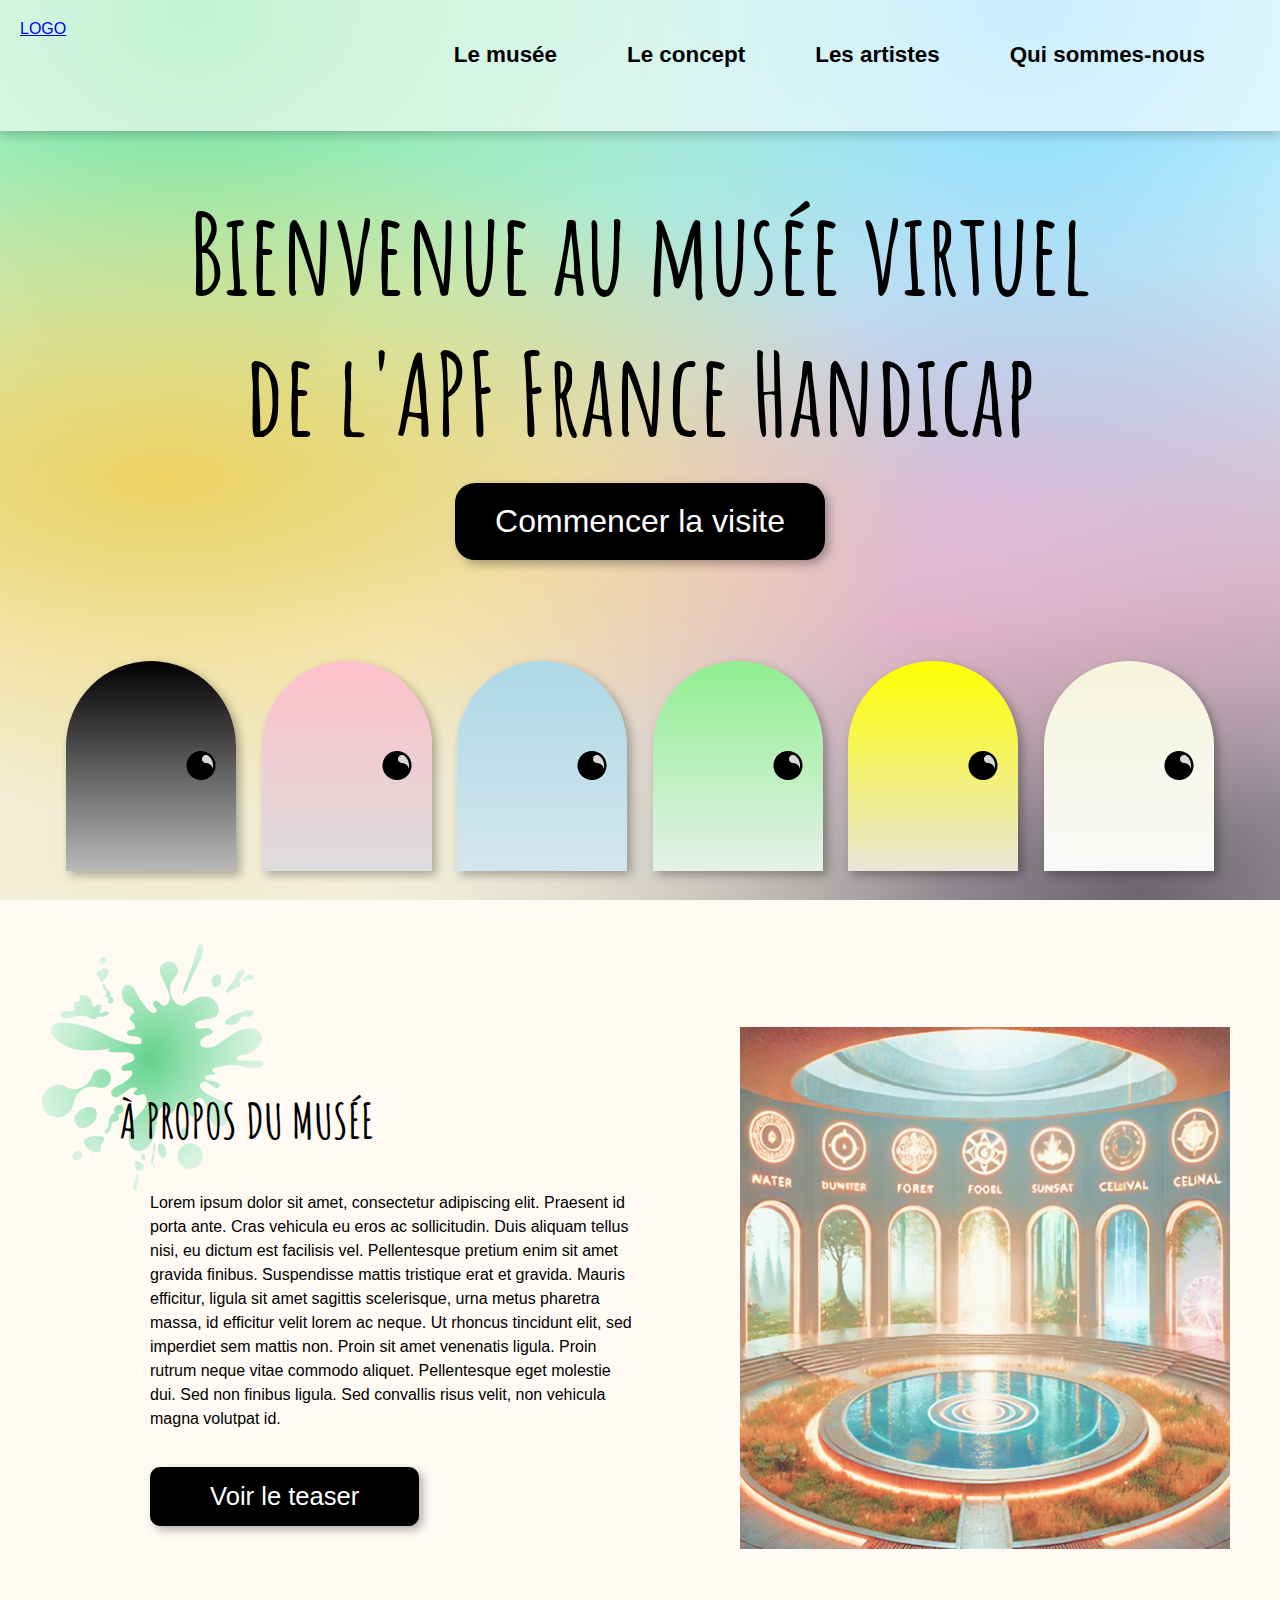
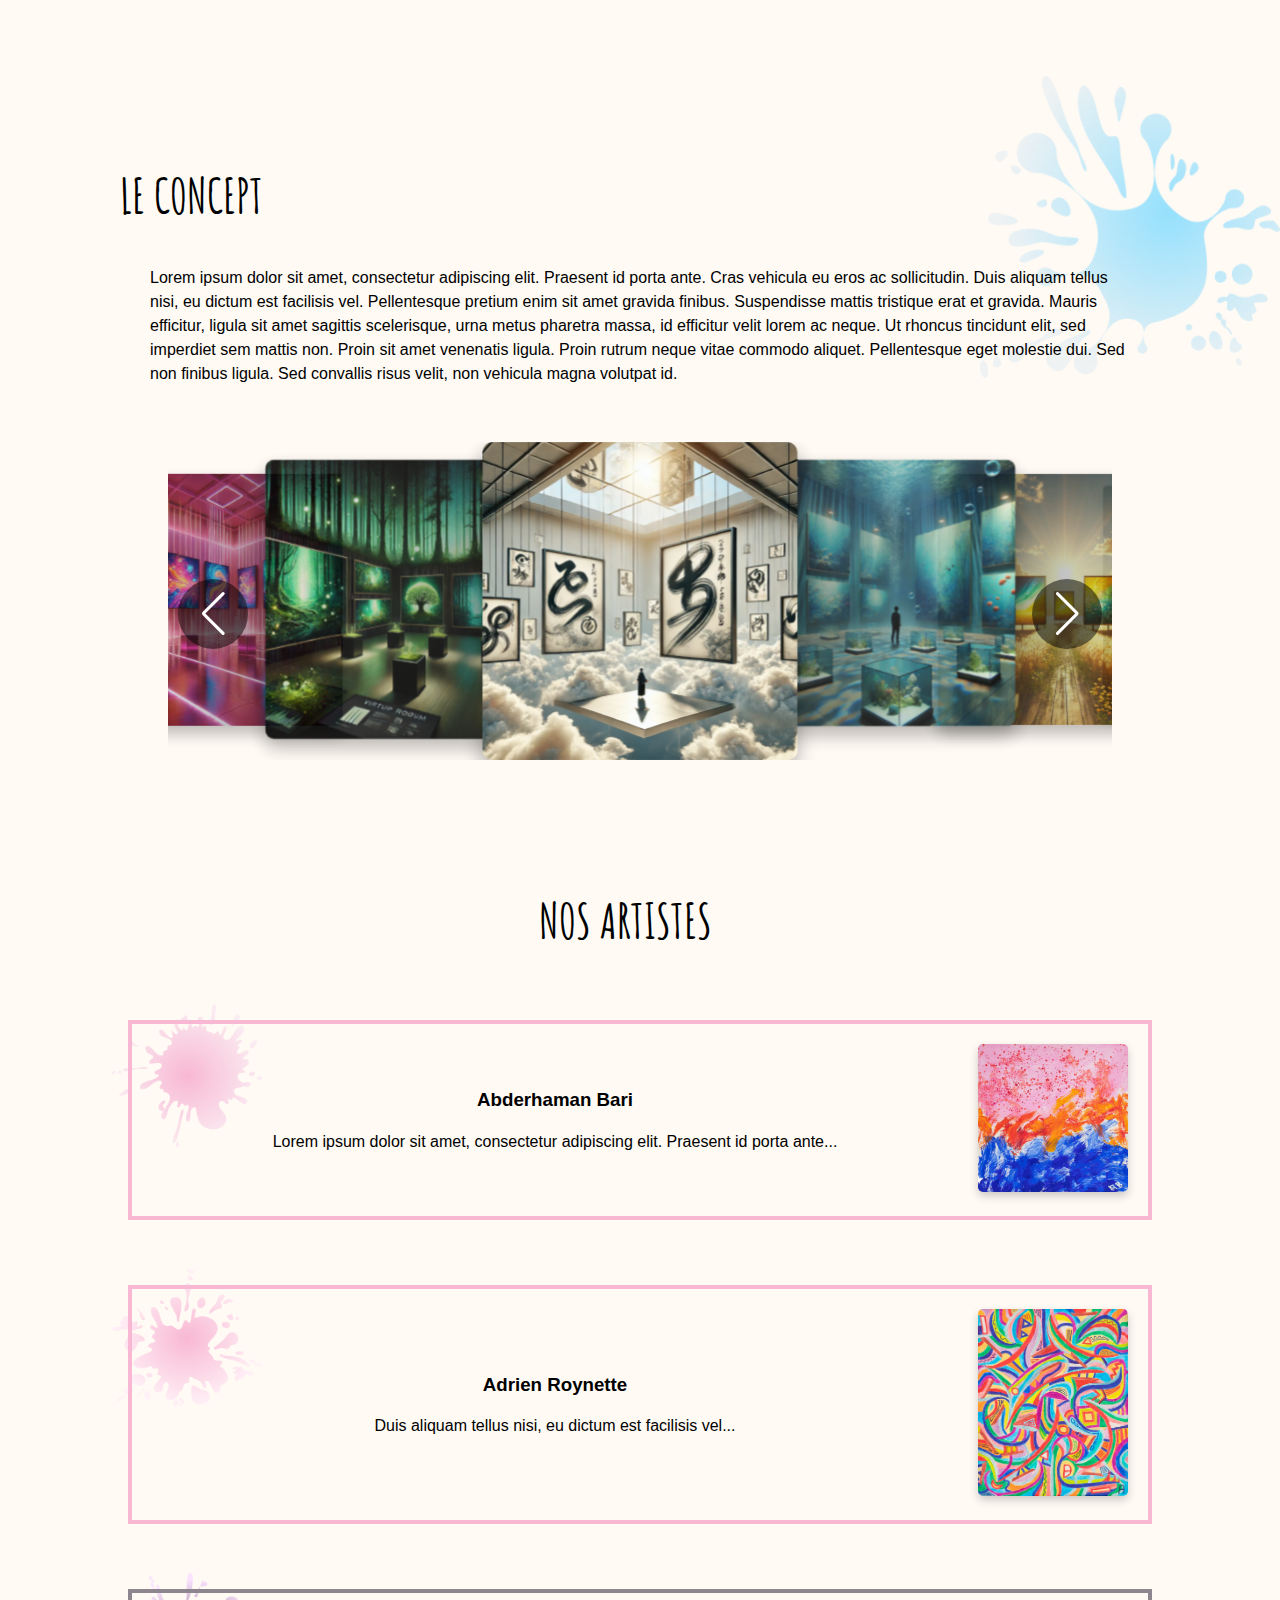
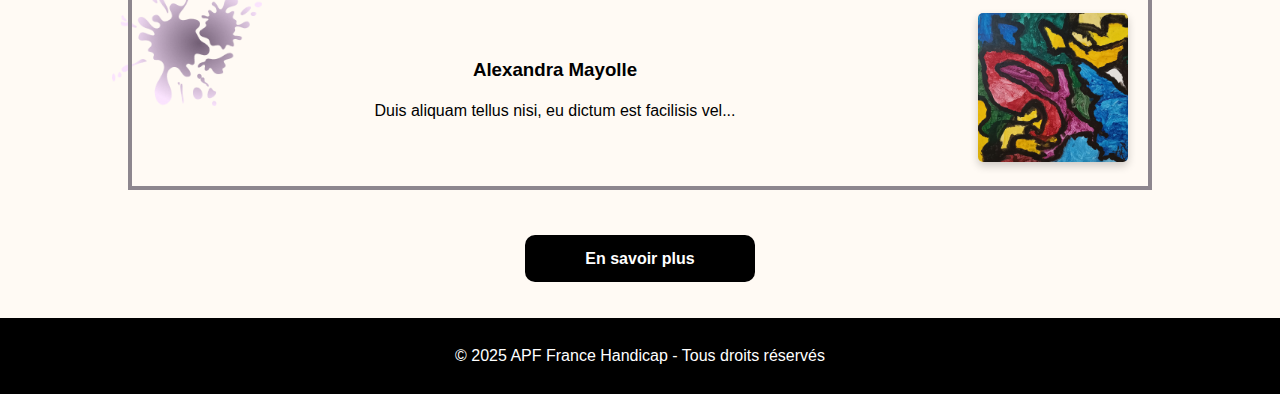
<file: index.html>
<!DOCTYPE html>
<html lang="fr">
<head>
    <meta charset="UTF-8">
    <meta name="viewport" content="width=device-width, initial-scale=1.0">
    <link rel="preconnect" href="https://fonts.googleapis.com">
    <link rel="preconnect" href="https://fonts.gstatic.com" crossorigin>
    <link href="https://fonts.googleapis.com/css2?family=Amatic+SC:wght@400;700&display=swap" rel="stylesheet">
    <!-- Swiper CSS -->
    <link rel="stylesheet" href="https://cdn.jsdelivr.net/npm/swiper@11/swiper-bundle.min.css">

    <title>Musée Virtuel - APF France Handicap</title>
    <link rel="stylesheet" href="style.css">
</head>
<body>
    <header>
        <nav>
            <a class="logo" href="index.html">LOGO</a>
            
            <div class="menu-toggle">
                <span></span>
                <span></span>
                <span></span>
            </div>
        
            <div class="nav-links">
                <ul>
                    <li><a href="#musee">Le musée</a></li>
                    <li><a href="#concept">Le concept</a></li>
                    <li><a href="#artiste">Les artistes</a></li>
                    <li><a href="#about">Qui sommes-nous</a></li>
                </ul>
            </div>
        </nav>
        
        <section class="hero">
            <h1>Bienvenue au musée virtuel <br>de l'APF France Handicap</h1>
            <button class="visit">Commencer la visite</button>
            <div class="portes">
                <div class="porte noir"><img class="poignee" src="img/poignee.png" alt=""></div>
                <div class="porte rose"><img class="poignee" src="img/poignee.png" alt=""></div>
                <div class="porte bleu"><img class="poignee" src="img/poignee.png" alt=""></div>
                <div class="porte vert"><img class="poignee" src="img/poignee.png" alt=""></div>
                <div class="porte jaune"><img class="poignee" src="img/poignee.png" alt=""></div>
                <div class="porte beige"><img class="poignee" src="img/poignee.png" alt=""></div>
            </div>
        </section>
    </header>

    <section id="musee" class="a-propos">
        <div class="texte">
            <h2>À propos du musée</h2>
            <p>
                Lorem ipsum dolor sit amet, consectetur adipiscing elit. Praesent id porta ante. Cras vehicula eu eros ac sollicitudin. Duis aliquam tellus nisi, eu dictum est facilisis vel. Pellentesque pretium enim sit amet gravida finibus. Suspendisse mattis tristique erat et gravida. Mauris efficitur, ligula sit amet sagittis scelerisque, urna metus pharetra massa, id efficitur velit lorem ac neque. Ut rhoncus tincidunt elit, sed imperdiet sem mattis non. Proin sit amet venenatis ligula. Proin rutrum neque vitae commodo aliquet. Pellentesque eget molestie dui. Sed non finibus ligula. Sed convallis risus velit, non vehicula magna volutpat id. 
            </p>
            <button class="teaser">Voir le teaser</button>
        </div>
        <div class="image-container">
            <img src="img/verte.png" alt="Tache verte" class="tache">
            <img src="img/musee.png" alt="Illustration du musée" class="musee">
        </div>
    </section>

    <section id="concept" class="concept">
        <img src="img/bleu.png" class="tache2">
        <div class="texte2">
            <h2>Le concept</h2>
            <p>
                Lorem ipsum dolor sit amet, consectetur adipiscing elit. Praesent id porta ante. Cras vehicula eu eros ac sollicitudin. Duis aliquam tellus nisi, eu dictum est facilisis vel. Pellentesque pretium enim sit amet gravida finibus. Suspendisse mattis tristique erat et gravida. Mauris efficitur, ligula sit amet sagittis scelerisque, urna metus pharetra massa, id efficitur velit lorem ac neque. Ut rhoncus tincidunt elit, sed imperdiet sem mattis non. Proin sit amet venenatis ligula. Proin rutrum neque vitae commodo aliquet. Pellentesque eget molestie dui. Sed non finibus ligula. Sed convallis risus velit, non vehicula magna volutpat id. 
            </p>
            
        </div>
        <div class="slider-container">
            <div class="swiper">
                <div class="swiper-wrapper">
                    <div class="swiper-slide"><img src="img/salle-blanc.png" alt="Image 1"></div>
                    <div class="swiper-slide"><img src="img/salle-bleu.png" alt="Image 2"></div>
                    <div class="swiper-slide"><img src="img/salle-jaune.png" alt="Image 3"></div>
                    <div class="swiper-slide"><img src="img/salle-noir.png" alt="Image 4"></div>
                    <div class="swiper-slide"><img src="img/salle-rose.png" alt="Image 5"></div>
                    <div class="swiper-slide"><img src="img/salle-verte.png" alt="Image 6"></div>
                </div>
                <!-- Flèches de navigation -->
                <div class="swiper-button-next"></div>
                <div class="swiper-button-prev"></div>
            </div>
        </div>
    </section>

    <section id="artiste" class="artists-home">
        <h2>Nos artistes</h2>
        <div class="artists-container" id="artistes-container">
            <!-- Les trois premiers artistes -->
        </div>

        <div class="more-artists">
            <a href="artistes.html" class="btn">En savoir plus</a>
        </div>
    </section>

    

    <footer>
        <p>&copy; 2025 APF France Handicap - Tous droits réservés</p>
    </footer>

    <!-- Swiper JS -->
    <script src="https://cdn.jsdelivr.net/npm/swiper@11/swiper-bundle.min.js"></script>
    <script>

        document.addEventListener("DOMContentLoaded", function () {
            const menuToggle = document.querySelector(".menu-toggle");
            const navLinks = document.querySelector(".nav-links");

            menuToggle.addEventListener("click", function () {
                navLinks.classList.toggle("active");
                menuToggle.classList.toggle("active");
            });
        });

        var swiper = new Swiper('.swiper', {
            effect: 'coverflow',
            grabCursor: true,
            centeredSlides: true,
            slidesPerView: 3, /* Permet d'afficher les images voisines */
            loop: true,
            coverflowEffect: {
                rotate: 0,
                stretch: 50, /* Espace entre les images */
                depth: 150, /* Effet de profondeur */
                modifier: 1,
                slideShadows: true,
            },
            navigation: {
                nextEl: ".swiper-button-next",
                prevEl: ".swiper-button-prev",
            },
            breakpoints: {
                768: {
                    slidesPerView: 3, /* Affiche 3 images sur les grands écrans */
                },
                480: {
                    slidesPerView: 1, /* Une seule image sur mobile */
                }
            }
        });

        
        fetch('artistes.json')
            .then(response => response.json())
            .then(data => {
                const artistsContainer = document.getElementById('artistes-container');
                data.slice(0, 3).forEach(artist => {
                    const artistDiv = document.createElement('div');
                    artistDiv.classList.add('artiste-card');
                    artistDiv.style.borderColor = artist.couleur;
    
                    // Ajout de la tache
                    const tacheImg = document.createElement("img");
                    tacheImg.src = artist.tache;
                    tacheImg.alt = "Tache décorative";
                    tacheImg.classList.add("tache-artiste");
    
                    // Conteneur texte
                    const artisteContent = `
                        <div class="artiste-content">
                            <h3>${artist.prenom} ${artist.nom}</h3>
                            <p>${artist.bio}</p>
                        </div>
                    `;
    
                    // Conteneur image principale
                    const imageContainer = document.createElement("div");
                    imageContainer.classList.add("artiste-image");
    
                    const img = document.createElement("img");
                    img.src = artist.images[0];
                    img.alt = artist.nom;
    
                    imageContainer.appendChild(img);
    
                    // Ajout des éléments au conteneur principal
                    artistDiv.innerHTML = artisteContent;
                    artistDiv.appendChild(imageContainer);
                    artistDiv.appendChild(tacheImg);
                    artistsContainer.appendChild(artistDiv);
                });
            })
            .catch(error => console.error("Erreur de chargement du JSON :", error));
    </script>
    
    
</body>
</html>
</file>
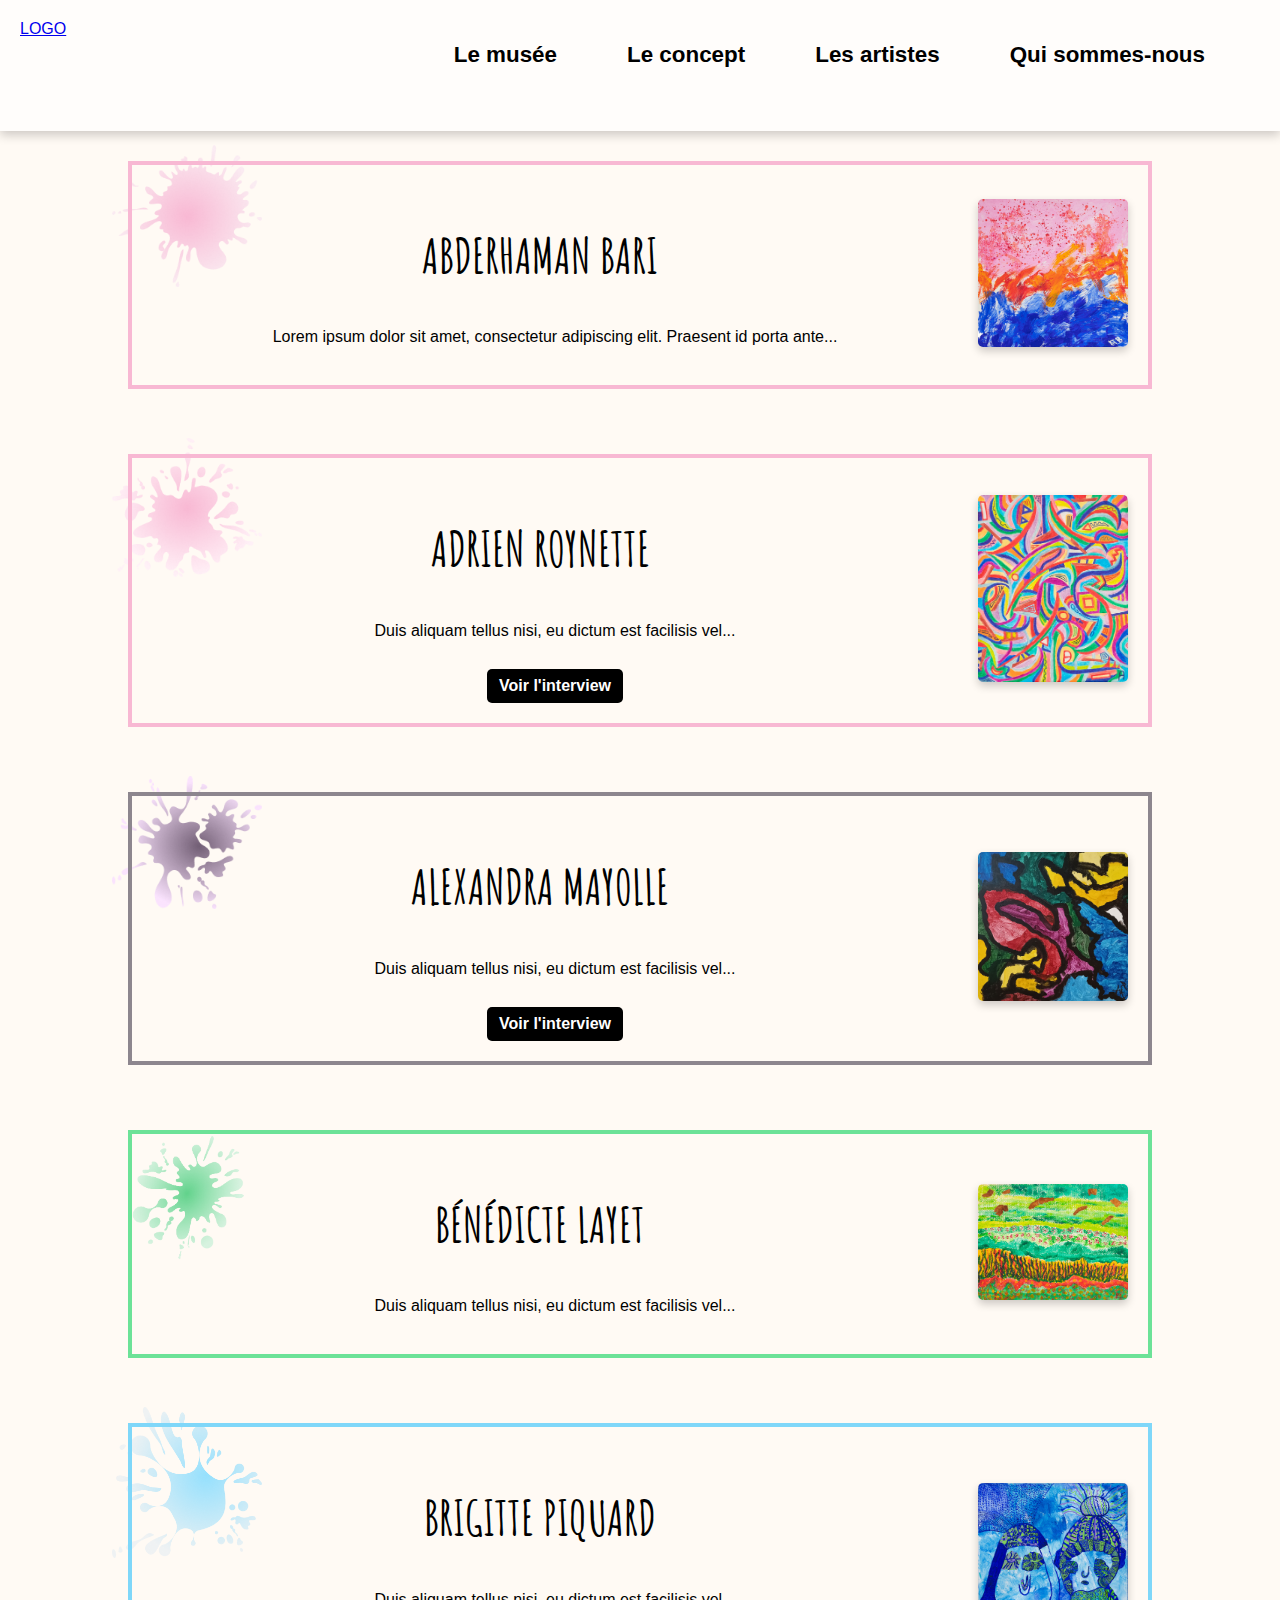
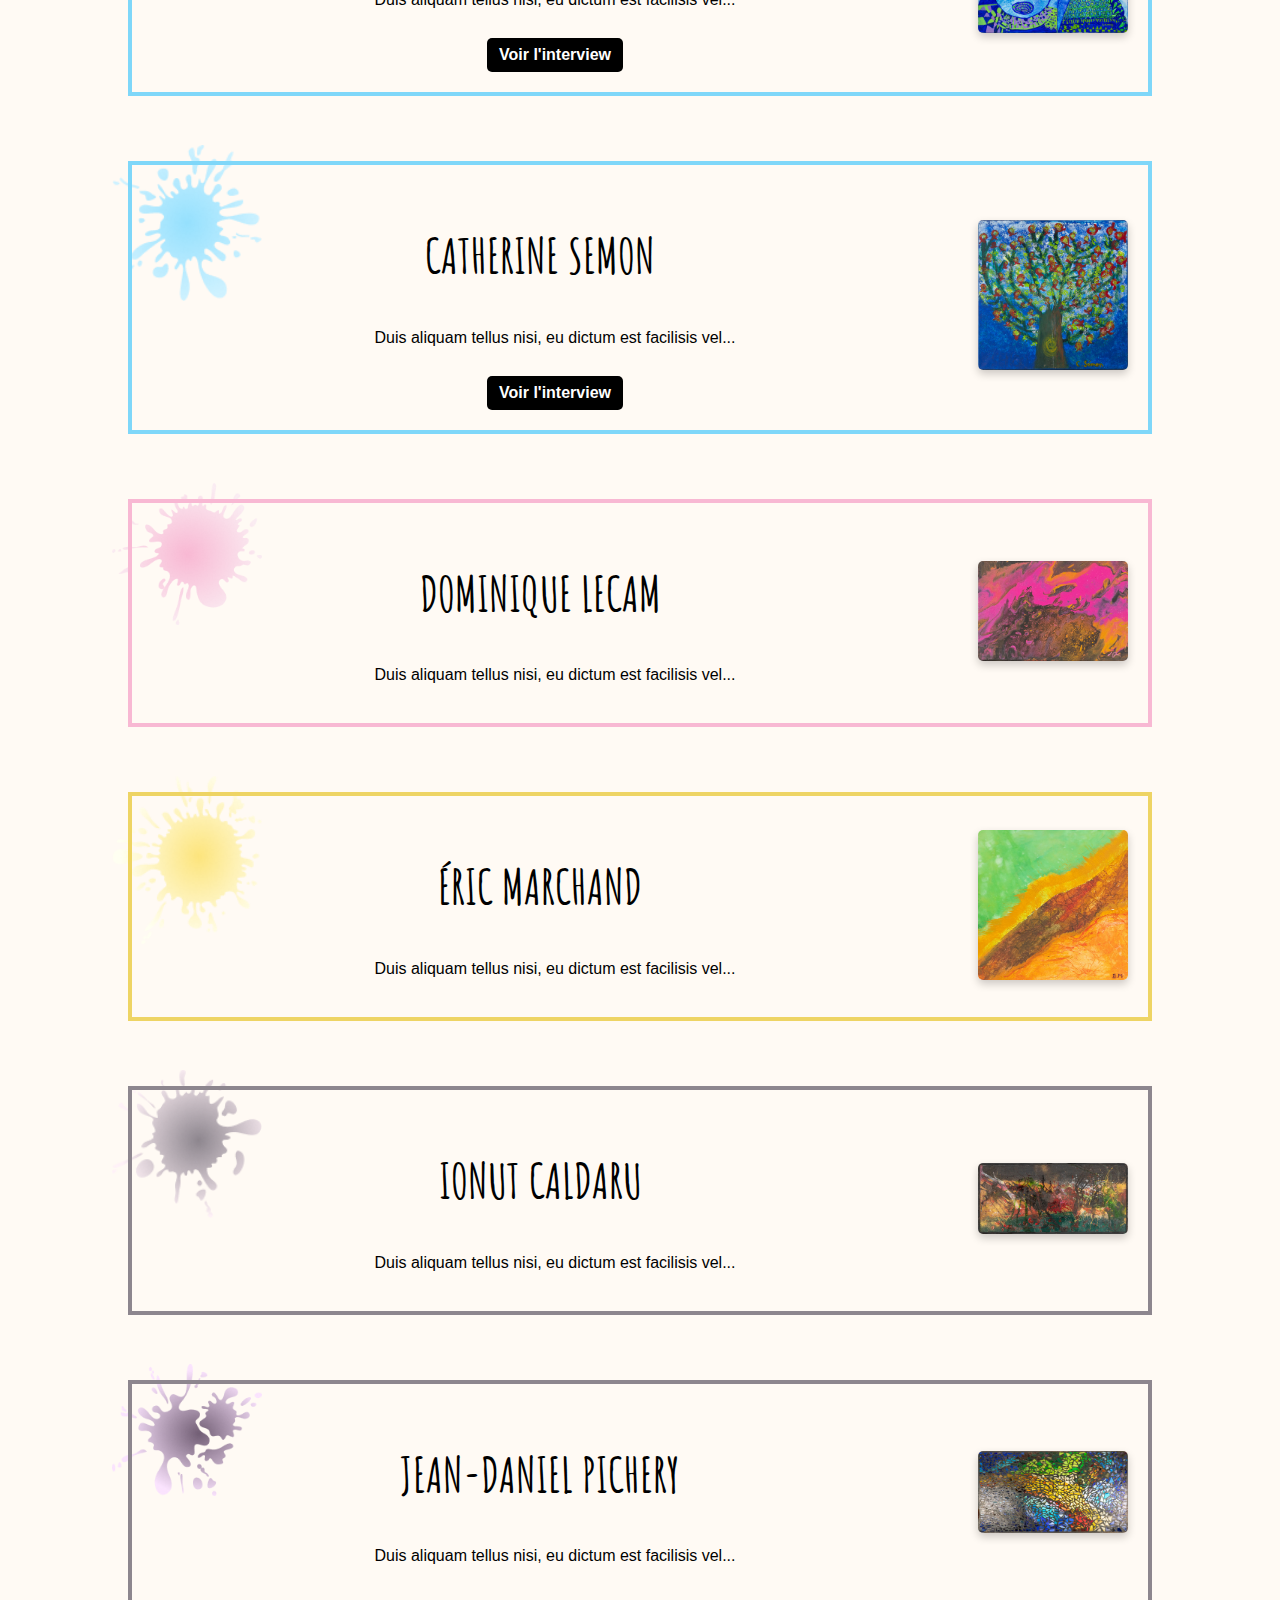
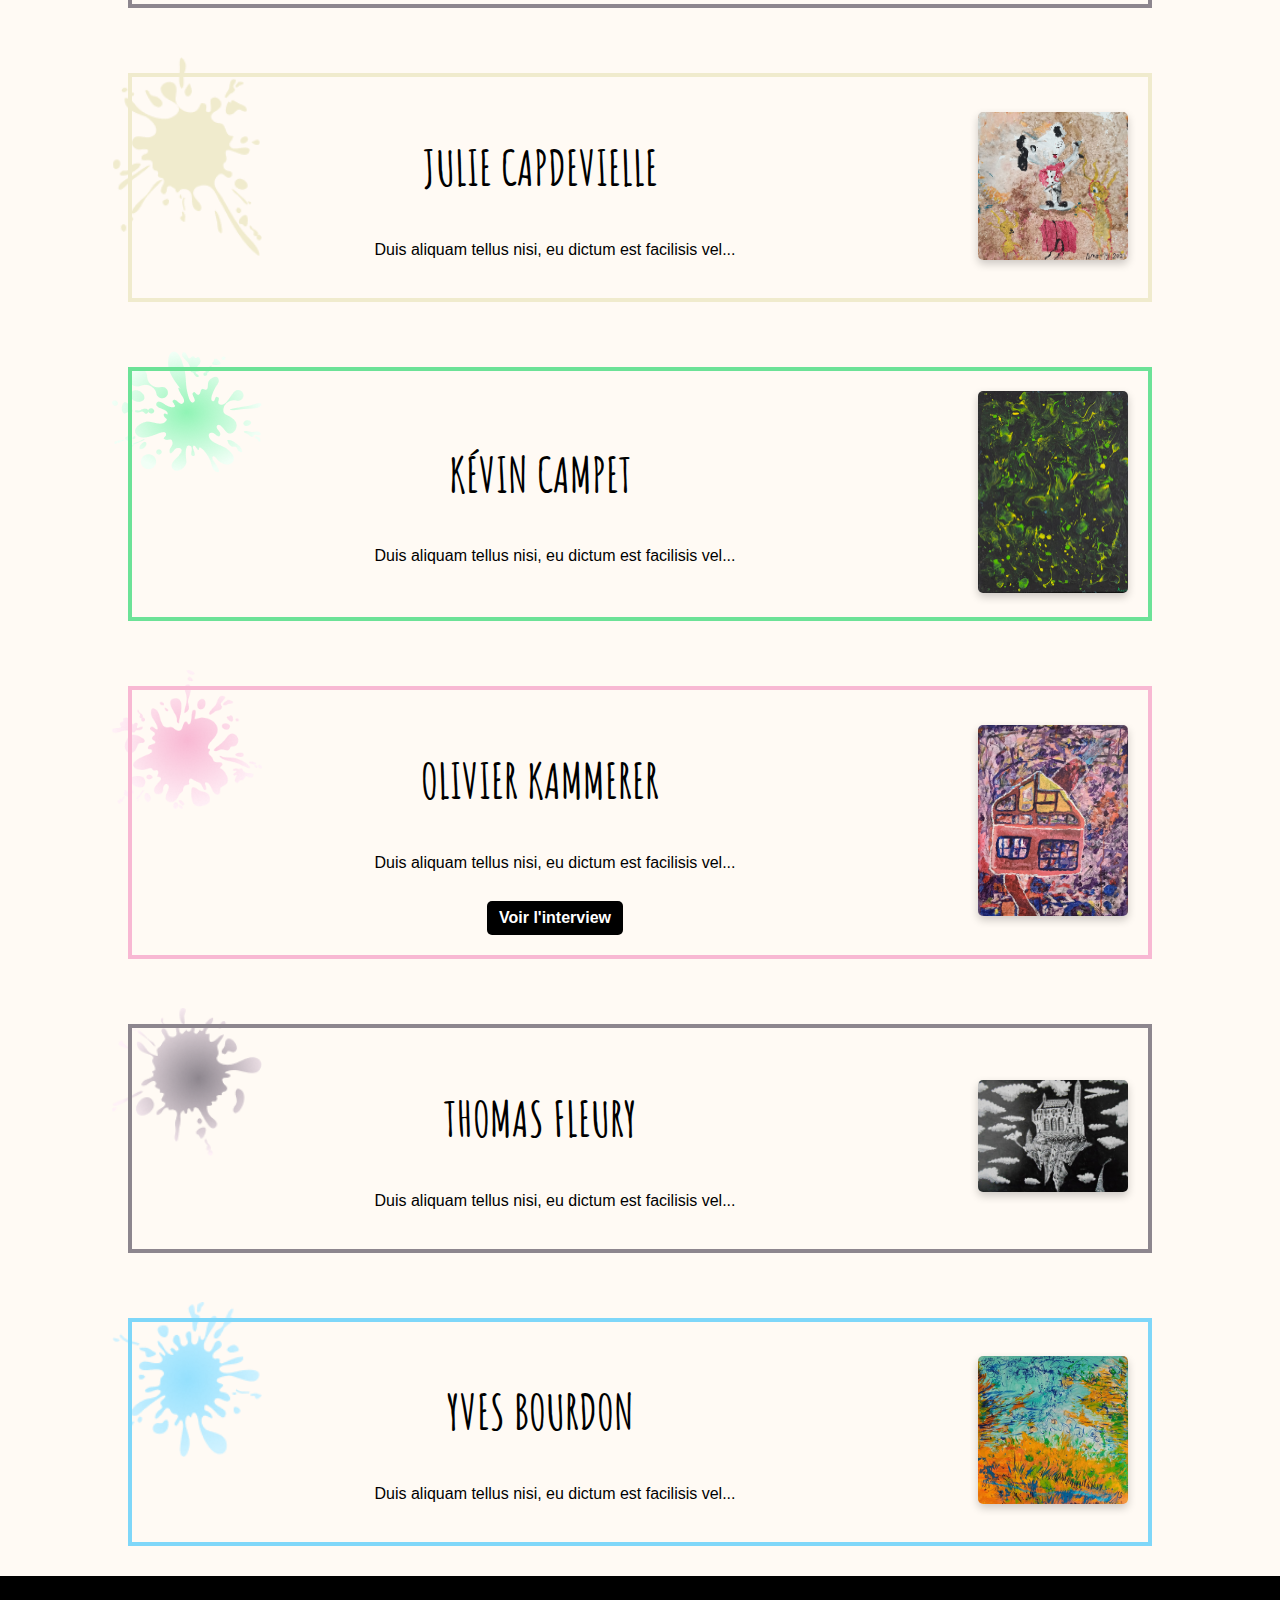
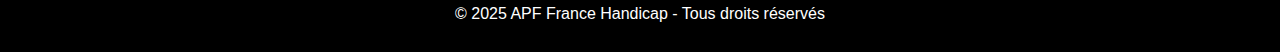
<file: artistes.html>
<!DOCTYPE html>
<html lang="fr">
<head>
    <meta charset="UTF-8">
    <meta name="viewport" content="width=device-width, initial-scale=1.0">
    <link rel="preconnect" href="https://fonts.googleapis.com">
    <link rel="preconnect" href="https://fonts.gstatic.com" crossorigin>
    <link href="https://fonts.googleapis.com/css2?family=Amatic+SC:wght@400;700&display=swap" rel="stylesheet">
    <!-- Swiper CSS -->
    <link rel="stylesheet" href="https://cdn.jsdelivr.net/npm/swiper@11/swiper-bundle.min.css">

    <title>Les Artistes - APF France Handicap</title>
    <link rel="stylesheet" href="style.css">
</head>
<body>
    <nav>
        <a class="logo" href="index.html">LOGO</a>
        
        <div class="menu-toggle">
            <span></span>
            <span></span>
            <span></span>
        </div>
    
        <div class="nav-links">
            <ul>
                <li><a href="index.html#musee">Le musée</a></li>
                <li><a href="index.html#concept">Le concept</a></li>
                <li><a href="index.html#artiste">Les artistes</a></li>
                <li><a href="index.html#about">Qui sommes-nous</a></li>
            </ul>
        </div>
    </nav>
    <div id="artistes-container"></div>


    <footer>
        <p>&copy; 2025 APF France Handicap - Tous droits réservés</p>
    </footer>
    <script>

        document.addEventListener("DOMContentLoaded", function () {
            const menuToggle = document.querySelector(".menu-toggle");
            const navLinks = document.querySelector(".nav-links");

            menuToggle.addEventListener("click", function () {
                navLinks.classList.toggle("active");
                menuToggle.classList.toggle("active");
            });
        });

        fetch('artistes.json')
            .then(response => response.json())
            .then(data => {
                const container = document.getElementById("artistes-container");

                data.forEach(artiste => {
                    const artisteDiv = document.createElement("div");
                    artisteDiv.classList.add("artiste-card");
                    artisteDiv.style.borderColor = artiste.couleur;

                    // Ajout de la tache
                    const tacheImg = document.createElement("img");
                    tacheImg.src = artiste.tache;
                    tacheImg.alt = "Tache décorative";
                    tacheImg.classList.add("tache-artiste");

                    // Conteneur texte
                    const artisteContent = `
                        <div class="artiste-content">
                            <h2>${artiste.prenom} ${artiste.nom}</h2>
                            <p>${artiste.bio}</p>
                            ${artiste.interview ? `<a href="${artiste.interview}" class="interview-btn">Voir l'interview</a>` : ""}
                        </div>
                    `;

                    // Conteneur image principale
                    const imageContainer = document.createElement("div");
                    imageContainer.classList.add("artiste-image");

                    const img = document.createElement("img");
                    img.src = artiste.images;
                    img.alt = artiste.nom;

                    imageContainer.appendChild(img);

                    // Ajout des éléments au conteneur principal
                    artisteDiv.innerHTML = artisteContent;
                    artisteDiv.appendChild(imageContainer);
                    artisteDiv.appendChild(tacheImg);
                    container.appendChild(artisteDiv);
                });
            })
            .catch(error => console.error("Erreur de chargement du JSON :", error));


    </script>
    



</body>
</html>
</file>
<file: style.css>
body {
    font-family: Arial, sans-serif;
    margin: 0;
    padding: 0;
    background-color: #FFFAF4;
    text-align: center;
    overflow-x: hidden;
}
header {
    height: 100vh;
    width: 100%;
    background-color:hsla(0,0%,100%,1);
    background-image:
    radial-gradient(at 13% 53%, hsla(48,80%,66%,1) 0px, transparent 50%),
    radial-gradient(at 15% 1%, hsla(141,67%,65%,1) 0px, transparent 50%),
    radial-gradient(at 13% 93%, hsla(51,53%,87%,1) 0px, transparent 50%),
    radial-gradient(at 80% 0%, hsla(196,91%,73%,1) 0px, transparent 50%),
    radial-gradient(at 76% 56%, hsla(334,82%,84%,1) 0px, transparent 50%),
    radial-gradient(at 89% 100%, hsla(291,9%,20%,0.74) 0px, transparent 50%);
}
nav {
    display: flex;
    justify-content: space-between;
    padding: 20px 60px 40px 20px;
    background: rgba(255, 255, 255, 0.6);
    box-shadow: 0px 4px 10px rgba(0, 0, 0, 0.2);
}
div ul {
    list-style: none;
    display: flex;
    gap: 40px;
    font-size: 1.4rem;
}
div a {
    text-decoration: none;
    color: black;
    font-weight: bold;
}

/* Styles du menu burger */
.menu-toggle {
    display: none;
    flex-direction: column;
    cursor: pointer;
    position: absolute;
    right: 20px;
    top: 20px;
    z-index: 100;
}

.menu-toggle span {
    background: #333;
    width: 30px;
    height: 3px;
    margin: 5px;
    transition: all 0.3s ease;
}

/* Menu mobile caché */
.nav-links {
    display: flex;
    justify-content: center;
}

.nav-links ul {
    display: flex;
    list-style: none;
}

.nav-links ul li {
    margin: 0 15px;
}

.hero {
    display: flex;
    flex-direction: column;
    justify-content: space-between; /* Espacement égal entre le titre, le bouton et les portes */
    align-items: center;
    height: 80vh; /* Assurer que la section prend toute la hauteur de la fenêtre */
    padding: 50px 20px;

}

h1 {
    margin: 0; /* Enlever la marge par défaut pour le titre */
    font-size: 7rem;
    font-family: "Amatic SC", Arial, Helvetica, sans-serif;
}

.portes {
    display: flex;
    justify-content: center;
    gap: 2vw;
    margin-top: auto; /* Force les portes à aller en bas de la section */
    margin-bottom: 20px; 
    flex-wrap: wrap; /* Permet aux portes de s'ajuster sur plusieurs lignes si nécessaire */
    padding: 10px;
    width: 100%; 
}

.porte {
    width: 200px;
    height: 280px;
    border-radius: 120px 120px 0 0;
    box-shadow: 4px 4px 10px rgba(0, 0, 0, 0.3);
    display: flex;
    align-items: center; /* Centre verticalement les enfants */
    justify-content: flex-end; /* Place la poignée à droite */
    padding-right: 20px; /* Ajuste l'écart avec le bord droit */
    /* margin-bottom: 20px; */
}

.noir { background: linear-gradient(to bottom, black, #B9B9B9); }
.rose { background: linear-gradient(to bottom, pink, #DCDCDC); }
.bleu { background: linear-gradient(to bottom, lightblue, #D4E6ED); }
.vert { background: linear-gradient(to bottom, lightgreen, #E5F1E9); }
.jaune { background: linear-gradient(to bottom, yellow, #E9E6D8); }
.beige { background: linear-gradient(to bottom, beige, #F9F9F9); }

.visit {
    margin-top: 20px;
    padding: 20px 40px;
    background: black;
    color: white;
    border: none;
    cursor: pointer;
    border-radius: 20px;
    font-size: 2rem;
    box-shadow: 4px 4px 10px rgba(0, 0, 0, 0.3);
}

/* A propos */

.a-propos {
    display: flex;
    align-items: center;
    justify-content: space-between;
    padding: 50px;
}

.texte {
    width: 50%;
    padding: 100px;
    z-index: 2;
    text-align: left; 
}

h2 {
    font-family: "Amatic SC", Arial, Helvetica, sans-serif;;
    font-size: 3rem;
    z-index: 2;
    margin-left: -30px;
    text-transform: uppercase;
}

.tache {
    position: absolute;
    top: 100vh; 
    left: 0;
    width: 300px;
    z-index: 1;
}

p {
    line-height: 1.5;
}

.teaser {
    margin-top: 20px;
    padding: 15px 60px;
    background: black;
    color: white;
    border: none;
    border-radius: 10px;
    box-shadow: 4px 4px 10px rgba(0, 0, 0, 0.3);
    cursor: pointer;
    font-size: 1.6rem;
}

.image-container {
    width: 50%;
    display: flex;
    justify-content: center;
}

.musee {
    max-width: 100%;
}

/* Concept */

.concept {
    padding: 0px 50px 0px 50px;
    position: relative;
    padding: 50px;
}


.texte2 {
    /* width: 80%; */
    padding: 0px 100px 0px 100px;
    position: relative;
    z-index:2;
    text-align: left; 
}

.tache2 {
    position: absolute;
    top: 0; 
    right: 0;
    width: 300px; /* Ajuste selon le design */
    z-index: 1;
}

/* slider */

.slider-container {
    width: 80%;
    margin: auto;
    padding: 40px 0;
}

.swiper {
    width: 100%;
    /* height: 400px; */
}

.swiper-slide {
    display: flex;
    justify-content: center;
    align-items: center;
    opacity: 0.9;
    transform: scale(0.8);
    transition: transform 0.5s ease;
}

.swiper-slide-active {
    transform: scale(1.1);
    opacity: 1; /* L'image centrale devient totalement opaque */
}

.swiper-slide img {
    width: 100%;
    max-width: 500px;
    max-height: 600px;
    object-fit: cover;
    border-radius: 10px;
    box-shadow: 0 10px 20px rgba(0, 0, 0, 0.3);
}

.swiper-slide-active {
    transform: scale(1.1); /* Agrandit l’image centrale */
}

/* Personnalisation des flèches */
.swiper-button-prev,
.swiper-button-next {
    color: white;
    background: rgba(0, 0, 0, 0.5);
    width: 30px;
    height: 30px;
    padding: 20px;
    border-radius: 50%;
    transition: 0.3s;
}

.swiper-button-prev:hover,
.swiper-button-next:hover {
    background: rgba(0, 0, 0, 0.8);
}

/* section artiste */
.btn {
    background-color: black;
    color: white;
    border-radius: 10px;
    padding: 15px 60px;
}

.more-artists{
    margin-top: 30px;
    margin-bottom: 50px;
}

footer {
    background: black;
    color: white;
    padding: 10px;
}


/* Page artistes */

#artistes-container {
    display: flex;
    flex-direction: column;
    gap: 5px;
    width: 80%;
    margin: auto;
}

.artiste-card {
    position: relative;
    padding: 20px;
    border: 4px solid;
    /* border-radius: 10px; */
    display: flex;
    align-items: center;
    gap: 20px;
    margin-top: 30px;
    margin-bottom: 30px;
}

.artiste-content {
    flex: 1;
}

.artiste-image img {
    max-width: 150px;
    height: auto;
    border-radius: 5px;
    box-shadow: 0px 4px 8px rgba(0, 0, 0, 0.2);
}

.tache-artiste {
    position: absolute;
    top: -20px;
    left: -20px;
    width: 150px;
    height: auto;
    z-index: -1;
}


.artiste-images img:hover {
    transform: scale(1.1);
}

.interview-btn {
    display: inline-block;
    margin-top: 10px;
    padding: 8px 12px;
    background-color: black;
    color: white;
    text-decoration: none;
    border-radius: 5px;
    font-weight: bold;
    transition: background 0.3s;
}

.interview-btn:hover {
    background-color: rgb(70, 70, 70);
}


@media screen and (max-width: 768px) {
    .menu-toggle {
        display: flex;
    }

    .nav-links {
        position: absolute;
        top: 0;
        right: -100%;
        width: 70%;
        height: 100vh;
        background: white;
        flex-direction: column;
        align-items: center;
        justify-content: center;
        transition: right 0.3s ease;
    }

    .nav-links ul {
        flex-direction: column;
        text-align: center;
        padding: 0;
    }

    .nav-links ul li {
        margin: 20px 0;
    }

    .nav-links.active {
        right: 0;
        z-index: 3;
    }

    /* Animation du bouton burger */
    .menu-toggle.active span:nth-child(1) {
        transform: rotate(45deg) translate(5px, 14px);
    }
    .menu-toggle.active span:nth-child(2) {
        opacity: 0;
    }
    .menu-toggle.active span:nth-child(3) {
        transform: rotate(-45deg) translate(5px, -14px);
    }
}

/* Assurer que les portes restent responsives */
@media (max-width: 1530px) {
    .porte {
        width: 150px;  /* Réduire la taille des portes pour les petits écrans */
        height: 210px;
    }
    
}

@media (max-width: 1194px) {
    h1{
        font-size: 4rem;
    }

    .visit {
        font-size: 1.2rem; 
    }
    

}

@media (max-width: 900px) {
    .texte, .texte2 {
        padding: 50px;
    }
    h2 {
        margin-left: -20px;
    }
}

@media (max-width: 768px) {
    .porte {
        width: 150px;  /* Réduire la taille des portes pour les petits écrans */
        height: 210px;
    }
    .texte{
        width: 100%;
    }
    .a-propos {
        flex-direction: column; 
        text-align: center;
    }
    .texte, .texte2, .image-container {
        width: 100%; /* Prend toute la largeur */
    }
    .musee {
        margin-top: 30px;
        width: 70%;
    }
    .concept {
        width: 100%;
        margin: 0;
        padding: 0;
    }

    .texte2{
        width: 80%;
    }

    .swiper-slide img {
        max-width: 400px;
        max-height: 400px;
    }
}

@media (max-width: 695px) {
    h1{
        font-size: 3rem;
    }
    .visit {
        margin-top: 20px;
    }
    .porte{
        margin-bottom: 20px;
    }

}

@media (max-width: 600px) {
    .porte {
        width: 100px;  /* Réduire la taille des portes pour les petits écrans */
        height: 160px;
        padding-right: 10px;
        margin-bottom: 30px;
    }
    .poignee{
        width: 15px;
    }

    h1{
        font-size: 2.5rem;
    }

    .teaser{
        font-size: 1.2rem;
        padding: 10px 20px;
    }
}
</file>
